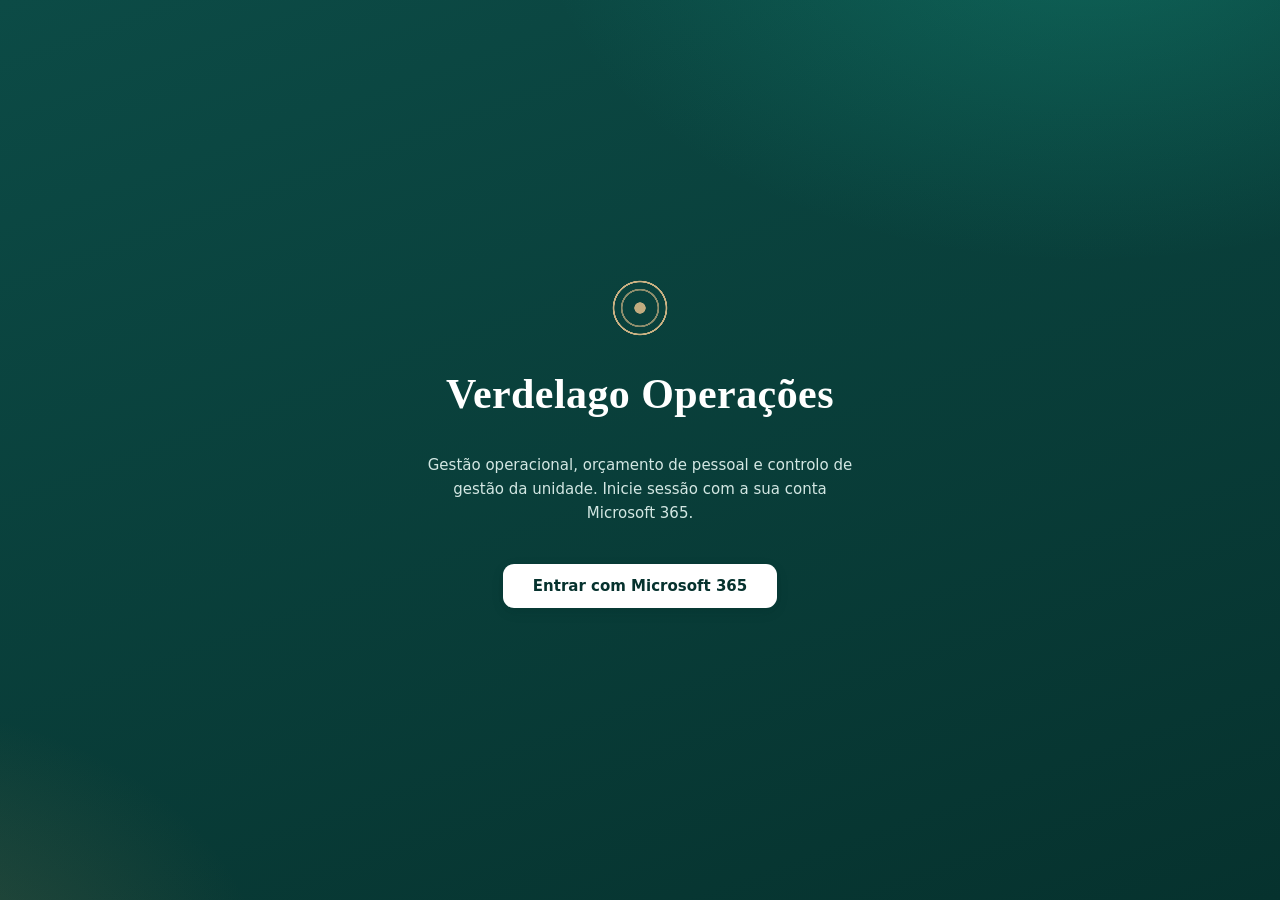
<file: index.html>
<!doctype html>
<html lang="pt">
<head>
<meta charset="utf-8">
<meta name="viewport" content="width=device-width, initial-scale=1, viewport-fit=cover">
<title>Verdelago Operações</title>
<meta name="theme-color" content="#0c4b46">
<meta name="apple-mobile-web-app-capable" content="yes">
<meta name="apple-mobile-web-app-status-bar-style" content="black-translucent">
<meta name="apple-mobile-web-app-title" content="Verdelago Ops">
<link rel="apple-touch-icon" href="icon-192.png">
<link rel="icon" href="icon-192.png">
<link rel="stylesheet" href="estilo.css">
<link rel="manifest" href="manifest.json">

<!-- Biblioteca de login Microsoft (local, por causa do bloqueio CORB da rede) -->
<script src="lib/msal-browser.min.js"></script>
</head>
<body>

<!-- Porta de entrada: visível antes do login -->
<div id="login-gate">
  <h1>Verdelago Operações</h1>
  <p>Gestão operacional, orçamento de pessoal e controlo de gestão da unidade. Inicie sessão com a sua conta Microsoft 365.</p>
  <button id="btn-entrar">Entrar com Microsoft 365</button>
  <div id="login-status"></div>
</div>

<!-- A aplicação (escondida até ao login) -->
<div id="app" style="display:none">

  <!-- Barra lateral: marca + navegação agrupada -->
  <aside id="lateral">
    <div class="marca-bloco">
      <svg class="marca-logo" viewBox="0 0 34 34" fill="none" aria-hidden="true">
        <circle cx="17" cy="17" r="15.5" stroke="#d6b887" stroke-width="1.4" opacity=".55"/>
        <circle cx="17" cy="17" r="10" stroke="#d6b887" stroke-width="1.4" opacity=".8"/>
        <circle cx="17" cy="17" r="4" fill="#d6b887"/>
      </svg>
      <div class="marca-txt">
        <b>Verdelago</b>
        <span>Operações</span>
      </div>
    </div>
    <nav id="nav"></nav>
    <div class="lateral-fundo" id="lateral-info">Blue &amp; Green · Resort Verdelago</div>
  </aside>

  <!-- Coluna de conteúdo: topbar contextual + módulo ativo -->
  <div class="coluna">
    <header class="barra">
      <button id="btn-menu" aria-label="Abrir menu">
        <svg width="18" height="18" viewBox="0 0 24 24" fill="none" stroke="currentColor" stroke-width="2" stroke-linecap="round"><path d="M4 7h16M4 12h16M4 17h16"/></svg>
      </button>
      <span class="contexto" id="contexto"></span>
      <span class="unidade-chip">Verdelago</span>
      <div class="dir">
        <span id="sync-badge"></span>
        <span id="utilizador"></span>
      </div>
    </header>
    <main id="conteudo"></main>
  </div>

  <div id="backdrop"></div>
</div>

<!-- Arranque (módulos ES) -->
<script type="module" src="app.js"></script>

<!-- Service worker: torna a app instalável (ícone, ecrã inteiro) -->
<script>
  if ("serviceWorker" in navigator) {
    window.addEventListener("load", () => {
      navigator.serviceWorker.register("sw.js").catch(() => {});
    });
  }
</script>
</body>
</html>
</file>
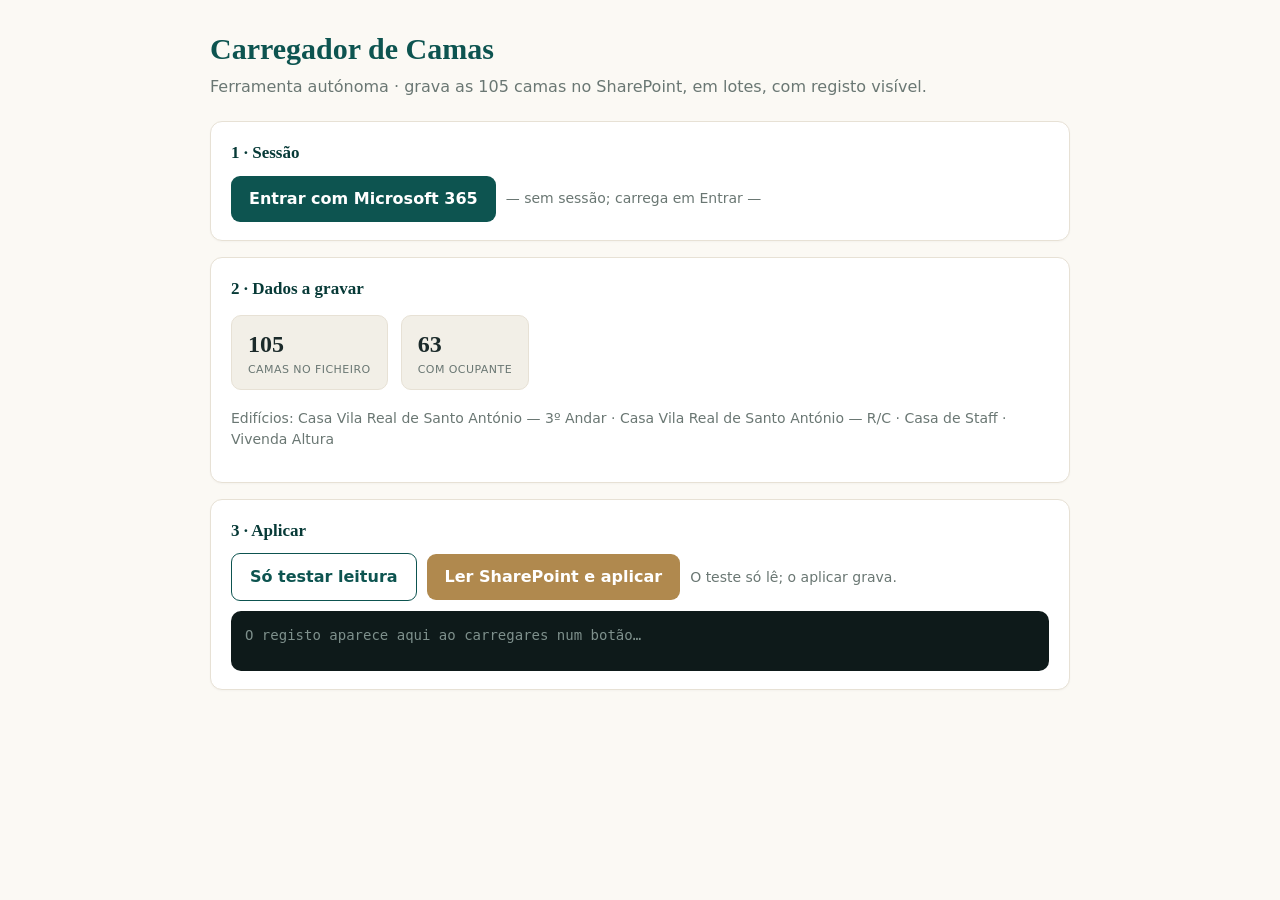
<file: carga-camas.html>
<!DOCTYPE html>
<html lang="pt"><head>
<meta charset="utf-8"><meta name="viewport" content="width=device-width, initial-scale=1">
<title>Carregador de Camas — Verdelago</title>
<script src="./lib/msal-browser.min.js"></script>
<style>
 :root{--teal:#0D5450;--teald:#073A37;--gold:#B0894E;--ink:#1B2A2A;--mut:#6A7773;--line:#E7E1D5;--soft:#F2EFE7;--bg:#FBF9F4}
 *{box-sizing:border-box}body{margin:0;font-family:'Segoe UI',system-ui,sans-serif;background:var(--bg);color:var(--ink);line-height:1.5}
 .wrap{max-width:900px;margin:0 auto;padding:26px 20px 80px}
 h1{font-family:Georgia,serif;color:var(--teal);font-size:30px;margin:0 0 4px}.sub{color:var(--mut);margin:0 0 22px}
 .card{background:#fff;border:1px solid var(--line);border-radius:12px;padding:18px 20px;margin-bottom:16px;box-shadow:0 1px 2px rgba(0,0,0,.03)}
 .card h2{font-family:Georgia,serif;color:var(--teald);font-size:17px;margin:0 0 10px}
 button{font:inherit;border:none;border-radius:9px;padding:11px 18px;cursor:pointer;font-weight:600}
 .btn{background:var(--teal);color:#fff}.btn:disabled{background:#9DB3B0;cursor:not-allowed}.btn.gold{background:var(--gold)}.btn.sec{background:#fff;color:var(--teal);border:1px solid var(--teal)}
 .row{display:flex;gap:10px;align-items:center;flex-wrap:wrap}
 .kpi{display:inline-flex;flex-direction:column;background:var(--soft);border:1px solid var(--line);border-radius:10px;padding:10px 16px;margin:4px 8px 4px 0}
 .kpi b{font-family:Georgia,serif;font-size:24px}.kpi span{font-size:11px;text-transform:uppercase;letter-spacing:.04em;color:var(--mut)}
 .muted{color:var(--mut);font-size:14px}
 #barra{height:10px;background:var(--line);border-radius:6px;overflow:hidden;margin:12px 0;display:none}#barraInt{height:100%;width:0;background:var(--teal);transition:width .2s}
 #log{font-family:Consolas,'Cascadia Code',monospace;font-size:12.5px;background:#0E1A1A;color:#CFE3DE;border-radius:10px;padding:14px;min-height:60px;max-height:420px;overflow:auto;white-space:pre-wrap;margin-top:10px}
 #log .ok{color:#9BE3B4}#log .ko{color:#FF9B8A}#log .hl{color:#E7C77A}#log .inf{color:#CFE3DE}
 code{background:var(--soft);padding:1px 6px;border-radius:5px;font-size:13px}
</style></head><body><div class="wrap">
 <h1>Carregador de Camas</h1>
 <p class="sub">Ferramenta autónoma · grava as 105 camas no SharePoint, em lotes, com registo visível.</p>

 <div class="card"><h2>1 · Sessão</h2>
  <div class="row"><button class="btn" id="btnLogin">Entrar com Microsoft 365</button><span class="muted" id="quem">— a iniciar… —</span></div>
 </div>

 <div class="card"><h2>2 · Dados a gravar</h2>
  <span class="kpi"><b>105</b><span>camas no ficheiro</span></span>
  <span class="kpi"><b id="kOcup">—</b><span>com ocupante</span></span>
  <p class="muted">Edifícios: Casa Vila Real de Santo António — 3º Andar · Casa Vila Real de Santo António — R/C · Casa de Staff · Vivenda Altura</p>
 </div>

 <div class="card"><h2>3 · Aplicar</h2>
  <div class="row">
   <button class="btn sec" id="btnTeste" disabled>Só testar leitura</button>
   <button class="btn gold" id="btnAplicar" disabled>Ler SharePoint e aplicar</button>
   <span class="muted">O teste só lê; o aplicar grava.</span>
  </div>
  <div id="barra"><div id="barraInt"></div></div>
  <div id="log"><div class="muted" style="color:#7E908C">O registo aparece aqui ao carregares num botão…</div></div>
 </div>
</div>
<script>
"use strict";
const CONFIG={clientId:"30c0f872-f99b-40e8-9aef-0eed499dd8eb",tenantId:"3fbca4e7-1ecd-4c14-a323-4cbdfef6aea3",siteHostname:"blueandgreencorp.sharepoint.com",sitePath:"/sites/VerdelagoOps",scopes:["User.Read","Sites.ReadWrite.All"]};
const REDIRECT=location.origin+location.pathname;
const CAMAS=[{"Edificio": "Casa de Staff","Quarto": "R/C Esquerdo · Quarto 1","Numero": "1","Estado": "Livre","Nome": "","DataChegada": ""},{"Edificio": "Casa de Staff","Quarto": "R/C Esquerdo · Quarto 1","Numero": "2","Estado": "Livre","Nome": "","DataChegada": ""},{"Edificio": "Casa de Staff","Quarto": "R/C Esquerdo · Quarto 1","Numero": "3","Estado": "Ocupada","Nome": "Gisela Santos","DataChegada": ""},{"Edificio": "Casa de Staff","Quarto": "R/C Esquerdo · Quarto 1","Numero": "4","Estado": "Livre","Nome": "","DataChegada": ""},{"Edificio": "Casa de Staff","Quarto": "R/C Esquerdo · Quarto 2","Numero": "1","Estado": "Ocupada","Nome": "Cecília Miguel","DataChegada": "2026-05-12"},{"Edificio": "Casa de Staff","Quarto": "R/C Esquerdo · Quarto 2","Numero": "2","Estado": "Ocupada","Nome": "Rita Santos","DataChegada": "2026-05-25"},{"Edificio": "Casa de Staff","Quarto": "R/C Esquerdo · Quarto 2","Numero": "3","Estado": "Ocupada","Nome": "Elizabeth Machava","DataChegada": "2026-05-27"},{"Edificio": "Casa de Staff","Quarto": "R/C Esquerdo · Quarto 2","Numero": "4","Estado": "Por chegar","Nome": "Patrícia Castro","DataChegada": "2026-06-16"},{"Edificio": "Casa de Staff","Quarto": "R/C Esquerdo · Quarto 2","Numero": "5","Estado": "Adicional","Nome": "","DataChegada": ""},{"Edificio": "Casa de Staff","Quarto": "R/C Esquerdo · Quarto 2","Numero": "6","Estado": "Não ocupar","Nome": "","DataChegada": ""},{"Edificio": "Casa de Staff","Quarto": "R/C Esquerdo · Quarto 3","Numero": "1","Estado": "Ocupada","Nome": "Raquiel Iala","DataChegada": "2026-04-17"},{"Edificio": "Casa de Staff","Quarto": "R/C Esquerdo · Quarto 3","Numero": "2","Estado": "Livre","Nome": "","DataChegada": ""},{"Edificio": "Casa de Staff","Quarto": "R/C Esquerdo · Quarto 3","Numero": "3","Estado": "Ocupada","Nome": "Shirlei Palma","DataChegada": ""},{"Edificio": "Casa de Staff","Quarto": "R/C Esquerdo · Quarto 3","Numero": "4","Estado": "Ocupada","Nome": "Fernanda Melo","DataChegada": "2025-07-04"},{"Edificio": "Casa de Staff","Quarto": "R/C Direito · Quarto 4","Numero": "1","Estado": "Ocupada","Nome": "Eduardo Mendes","DataChegada": ""},{"Edificio": "Casa de Staff","Quarto": "R/C Direito · Quarto 4","Numero": "2","Estado": "Ocupada","Nome": "João Sozinho","DataChegada": "2026-06-01"},{"Edificio": "Casa de Staff","Quarto": "R/C Direito · Quarto 4","Numero": "3","Estado": "Não ocupar","Nome": "","DataChegada": ""},{"Edificio": "Casa de Staff","Quarto": "R/C Direito · Quarto 4","Numero": "4","Estado": "Não ocupar","Nome": "","DataChegada": ""},{"Edificio": "Casa de Staff","Quarto": "R/C Direito · Quarto 5","Numero": "1","Estado": "Livre","Nome": "","DataChegada": ""},{"Edificio": "Casa de Staff","Quarto": "R/C Direito · Quarto 5","Numero": "2","Estado": "Livre","Nome": "","DataChegada": ""},{"Edificio": "Casa de Staff","Quarto": "R/C Direito · Quarto 5","Numero": "3","Estado": "Ocupada","Nome": "Jorge Dilagosto","DataChegada": ""},{"Edificio": "Casa de Staff","Quarto": "R/C Direito · Quarto 5","Numero": "4","Estado": "Ocupada","Nome": "Filipe Menezes","DataChegada": "2026-05-30"},{"Edificio": "Casa de Staff","Quarto": "R/C Direito · Quarto 6","Numero": "1","Estado": "Ocupada","Nome": "Abrão Barbosa","DataChegada": "2026-04-30"},{"Edificio": "Casa de Staff","Quarto": "R/C Direito · Quarto 6","Numero": "2","Estado": "Ocupada","Nome": "Roentgen Costa","DataChegada": "2025-05-02"},{"Edificio": "Casa de Staff","Quarto": "R/C Direito · Quarto 6","Numero": "3","Estado": "Não ocupar","Nome": "","DataChegada": ""},{"Edificio": "Casa de Staff","Quarto": "R/C Direito · Quarto 6","Numero": "4","Estado": "Não ocupar","Nome": "","DataChegada": ""},{"Edificio": "Casa de Staff","Quarto": "R/C Direito · Quarto 7","Numero": "1","Estado": "Por chegar","Nome": "Leonardo Jesus","DataChegada": "2026-06-15"},{"Edificio": "Casa de Staff","Quarto": "R/C Direito · Quarto 7","Numero": "2","Estado": "Ocupada","Nome": "Deepack Kumar","DataChegada": "2025-06-05"},{"Edificio": "Casa de Staff","Quarto": "R/C Direito · Quarto 7","Numero": "3","Estado": "Ocupada","Nome": "Celso Leite","DataChegada": "2026-06-05"},{"Edificio": "Casa de Staff","Quarto": "R/C Direito · Quarto 7","Numero": "4","Estado": "Livre","Nome": "","DataChegada": ""},{"Edificio": "Casa de Staff","Quarto": "R/C Direito · Quarto 7","Numero": "5","Estado": "Adicional","Nome": "","DataChegada": ""},{"Edificio": "Casa de Staff","Quarto": "R/C Direito · Quarto 7","Numero": "6","Estado": "Adicional","Nome": "","DataChegada": ""},{"Edificio": "Casa de Staff","Quarto": "1º Direito · Quarto 8","Numero": "1","Estado": "Ocupada","Nome": "Lara Santos","DataChegada": "2026-06-01"},{"Edificio": "Casa de Staff","Quarto": "1º Direito · Quarto 8","Numero": "2","Estado": "Livre","Nome": "","DataChegada": ""},{"Edificio": "Casa de Staff","Quarto": "1º Direito · Quarto 8","Numero": "3","Estado": "Não ocupar","Nome": "","DataChegada": ""},{"Edificio": "Casa de Staff","Quarto": "1º Direito · Quarto 8","Numero": "4","Estado": "Não ocupar","Nome": "","DataChegada": ""},{"Edificio": "Casa de Staff","Quarto": "1º Direito · Quarto 9","Numero": "1","Estado": "Por chegar","Nome": "Janete","DataChegada": "2026-06-13"},{"Edificio": "Casa de Staff","Quarto": "1º Direito · Quarto 9","Numero": "2","Estado": "Por chegar","Nome": "Ana Damião","DataChegada": "2026-06-11"},{"Edificio": "Casa de Staff","Quarto": "1º Direito · Quarto 9","Numero": "3","Estado": "Por chegar","Nome": "Liasa","DataChegada": "2026-06-18"},{"Edificio": "Casa de Staff","Quarto": "1º Direito · Quarto 9","Numero": "4","Estado": "Livre","Nome": "","DataChegada": ""},{"Edificio": "Casa de Staff","Quarto": "1º Direito · Quarto 9","Numero": "5","Estado": "Adicional","Nome": "","DataChegada": ""},{"Edificio": "Casa de Staff","Quarto": "1º Direito · Quarto 9","Numero": "6","Estado": "Não ocupar","Nome": "","DataChegada": ""},{"Edificio": "Casa de Staff","Quarto": "1º Direito · Quarto 10","Numero": "1","Estado": "Livre","Nome": "","DataChegada": ""},{"Edificio": "Casa de Staff","Quarto": "1º Direito · Quarto 10","Numero": "2","Estado": "Livre","Nome": "","DataChegada": ""},{"Edificio": "Casa de Staff","Quarto": "1º Esquerdo · Quarto 11","Numero": "1","Estado": "Ocupada","Nome": "Dominique Mendy","DataChegada": ""},{"Edificio": "Casa de Staff","Quarto": "1º Esquerdo · Quarto 11","Numero": "2","Estado": "Por chegar","Nome": "Narayan Sapkota","DataChegada": "2026-06-15"},{"Edificio": "Casa de Staff","Quarto": "1º Esquerdo · Quarto 11","Numero": "3","Estado": "Por chegar","Nome": "Marlyon","DataChegada": "2026-06-17"},{"Edificio": "Casa de Staff","Quarto": "1º Esquerdo · Quarto 11","Numero": "4","Estado": "Ocupada","Nome": "Leonardo Almeida","DataChegada": "2026-06-01"},{"Edificio": "Casa de Staff","Quarto": "1º Esquerdo · Quarto 11","Numero": "5","Estado": "Ocupada","Nome": "Tiago Barros","DataChegada": "2026-06-01"},{"Edificio": "Casa de Staff","Quarto": "1º Esquerdo · Quarto 11","Numero": "6","Estado": "Não ocupar","Nome": "","DataChegada": ""},{"Edificio": "Casa de Staff","Quarto": "1º Esquerdo · Quarto 12","Numero": "1","Estado": "Ocupada","Nome": "Valdinei Soye","DataChegada": "2026-05-04"},{"Edificio": "Casa de Staff","Quarto": "1º Esquerdo · Quarto 12","Numero": "2","Estado": "Ocupada","Nome": "João Marques","DataChegada": "2026-05-25"},{"Edificio": "Casa de Staff","Quarto": "1º Esquerdo · Quarto 12","Numero": "3","Estado": "Não ocupar","Nome": "","DataChegada": ""},{"Edificio": "Casa de Staff","Quarto": "1º Esquerdo · Quarto 12","Numero": "4","Estado": "Não ocupar","Nome": "","DataChegada": ""},{"Edificio": "Casa de Staff","Quarto": "1º Esquerdo · Quarto 13","Numero": "1","Estado": "Ocupada","Nome": "Denilson Pinto","DataChegada": ""},{"Edificio": "Casa de Staff","Quarto": "1º Esquerdo · Quarto 13","Numero": "2","Estado": "Ocupada","Nome": "Daniel Almeida","DataChegada": "2025-06-11"},{"Edificio": "Casa de Staff","Quarto": "1º Esquerdo · Quarto 13","Numero": "3","Estado": "Ocupada","Nome": "Inderpreet Singh","DataChegada": ""},{"Edificio": "Casa de Staff","Quarto": "1º Esquerdo · Quarto 13","Numero": "4","Estado": "Não ocupar","Nome": "","DataChegada": ""},{"Edificio": "Casa de Staff","Quarto": "1º Esquerdo · Quarto 14","Numero": "1","Estado": "Ocupada","Nome": "Manuel Neves","DataChegada": ""},{"Edificio": "Casa de Staff","Quarto": "1º Esquerdo · Quarto 14","Numero": "2","Estado": "Ocupada","Nome": "Caio","DataChegada": ""},{"Edificio": "Casa de Staff","Quarto": "1º Esquerdo · Quarto 14","Numero": "3","Estado": "Ocupada","Nome": "Filipe Lopes","DataChegada": "2026-06-01"},{"Edificio": "Casa de Staff","Quarto": "1º Esquerdo · Quarto 14","Numero": "4","Estado": "Ocupada","Nome": "Maximiliano Ramos","DataChegada": "2026-06-01"},{"Edificio": "Casa de Staff","Quarto": "1º Esquerdo · Quarto 14","Numero": "5","Estado": "Ocupada","Nome": "Abulai Dabo","DataChegada": "2026-05-25"},{"Edificio": "Casa de Staff","Quarto": "1º Esquerdo · Quarto 14","Numero": "6","Estado": "Não ocupar","Nome": "","DataChegada": ""},{"Edificio": "Casa de Staff","Quarto": "Direito · Anexo 15","Numero": "1","Estado": "Ocupada","Nome": "André Guilherme","DataChegada": "2026-06-08"},{"Edificio": "Casa de Staff","Quarto": "Direito · Anexo 16","Numero": "1","Estado": "Ocupada","Nome": "David Ribeiro","DataChegada": "2026-05-26"},{"Edificio": "Casa de Staff","Quarto": "Direito · Anexo 17","Numero": "2","Estado": "Livre","Nome": "","DataChegada": ""},{"Edificio": "Vivenda Altura","Quarto": "Vivenda Altura · Vivenda Altura","Numero": "1","Estado": "Ocupada","Nome": "Lucas Gomes","DataChegada": "2026-05-11"},{"Edificio": "Vivenda Altura","Quarto": "Vivenda Altura · Vivenda Altura","Numero": "2","Estado": "Ocupada","Nome": "Sara Comendinha","DataChegada": "2026-05-11"},{"Edificio": "Vivenda Altura","Quarto": "Vivenda Altura · Vivenda Altura","Numero": "3","Estado": "Ocupada","Nome": "Maksym","DataChegada": "2026-05-11"},{"Edificio": "Vivenda Altura","Quarto": "Vivenda Altura · Vivenda Altura","Numero": "4","Estado": "Por chegar","Nome": "Mara Graça Alfredo Fulucuta","DataChegada": ""},{"Edificio": "Vivenda Altura","Quarto": "Vivenda Altura · Vivenda Altura","Numero": "5","Estado": "Por chegar","Nome": "Eliane Wandy Pinheiro","DataChegada": ""},{"Edificio": "Vivenda Altura","Quarto": "Vivenda Altura · Vivenda Altura","Numero": "6","Estado": "Por chegar","Nome": "Jaime Martins Domingos","DataChegada": ""},{"Edificio": "Vivenda Altura","Quarto": "Vivenda Altura · Vivenda Altura","Numero": "7","Estado": "Ocupada","Nome": "Rodrigo Batista","DataChegada": "2026-06-07"},{"Edificio": "Vivenda Altura","Quarto": "Vivenda Altura · Vivenda Altura","Numero": "8","Estado": "Por chegar","Nome": "João Francisco da Costa Ribeiro","DataChegada": "2026-06-23"},{"Edificio": "Vivenda Altura","Quarto": "Vivenda Altura · Vivenda Altura","Numero": "9","Estado": "Por chegar","Nome": "Daniel Martins","DataChegada": "2026-06-15"},{"Edificio": "Vivenda Altura","Quarto": "Vivenda Altura · Vivenda Altura","Numero": "10","Estado": "Por chegar","Nome": "Robert Gabriel Stegaroiu","DataChegada": "2026-06-15"},{"Edificio": "Vivenda Altura","Quarto": "Vivenda Altura · Vivenda Altura","Numero": "11","Estado": "Por chegar","Nome": "Carina Bastos Silva","DataChegada": "2026-06-29"},{"Edificio": "Vivenda Altura","Quarto": "Vivenda Altura · Vivenda Altura","Numero": "12","Estado": "Por chegar","Nome": "Adelino Domingo","DataChegada": "2026-06-22"},{"Edificio": "Vivenda Altura","Quarto": "Vivenda Altura · Vivenda Altura","Numero": "13","Estado": "Por chegar","Nome": "Ivânia Encoge","DataChegada": "2026-06-22"},{"Edificio": "Vivenda Altura","Quarto": "Vivenda Altura · Vivenda Altura","Numero": "14","Estado": "Por chegar","Nome": "Rui Pinto","DataChegada": "2026-06-22"},{"Edificio": "Casa Vila Real de Santo António — 3º Andar","Quarto": "VRSA — 3º Andar · VRSA 3º Andar","Numero": "1","Estado": "Ocupada","Nome": "Marco Costa","DataChegada": ""},{"Edificio": "Casa Vila Real de Santo António — 3º Andar","Quarto": "VRSA — 3º Andar · VRSA 3º Andar","Numero": "2","Estado": "Ocupada","Nome": "Vitória","DataChegada": ""},{"Edificio": "Casa Vila Real de Santo António — 3º Andar","Quarto": "VRSA — 3º Andar · VRSA 3º Andar","Numero": "3","Estado": "Ocupada","Nome": "Joel","DataChegada": ""},{"Edificio": "Casa Vila Real de Santo António — 3º Andar","Quarto": "VRSA — 3º Andar · VRSA 3º Andar","Numero": "4","Estado": "Ocupada","Nome": "João Oliveira","DataChegada": ""},{"Edificio": "Casa Vila Real de Santo António — 3º Andar","Quarto": "VRSA — 3º Andar · VRSA 3º Andar","Numero": "5","Estado": "Ocupada","Nome": "Hugo","DataChegada": ""},{"Edificio": "Casa Vila Real de Santo António — 3º Andar","Quarto": "VRSA — 3º Andar · VRSA 3º Andar","Numero": "6","Estado": "Ocupada","Nome": "Diogo","DataChegada": ""},{"Edificio": "Casa Vila Real de Santo António — 3º Andar","Quarto": "VRSA — 3º Andar · VRSA 3º Andar","Numero": "7","Estado": "Ocupada","Nome": "Gama","DataChegada": ""},{"Edificio": "Casa Vila Real de Santo António — 3º Andar","Quarto": "VRSA — 3º Andar · VRSA 3º Andar","Numero": "8","Estado": "Não ocupar","Nome": "","DataChegada": ""},{"Edificio": "Casa Vila Real de Santo António — 3º Andar","Quarto": "VRSA — 3º Andar · VRSA 3º Andar","Numero": "9","Estado": "Não ocupar","Nome": "","DataChegada": ""},{"Edificio": "Casa Vila Real de Santo António — 3º Andar","Quarto": "VRSA — 3º Andar · VRSA 3º Andar","Numero": "10","Estado": "Não ocupar","Nome": "","DataChegada": ""},{"Edificio": "Casa Vila Real de Santo António — 3º Andar","Quarto": "VRSA — 3º Andar · VRSA 3º Andar","Numero": "11","Estado": "Não ocupar","Nome": "","DataChegada": ""},{"Edificio": "Casa Vila Real de Santo António — 3º Andar","Quarto": "VRSA — 3º Andar · VRSA 3º Andar","Numero": "12","Estado": "Não ocupar","Nome": "","DataChegada": ""},{"Edificio": "Casa Vila Real de Santo António — R/C","Quarto": "VRSA — R/C · VRSA R/C","Numero": "1","Estado": "Por chegar","Nome": "Rui Vasco","DataChegada": "2026-06-11"},{"Edificio": "Casa Vila Real de Santo António — R/C","Quarto": "VRSA — R/C · VRSA R/C","Numero": "2","Estado": "Por chegar","Nome": "Alexandre Emiliano","DataChegada": "2026-06-15"},{"Edificio": "Casa Vila Real de Santo António — R/C","Quarto": "VRSA — R/C · VRSA R/C","Numero": "3","Estado": "Por chegar","Nome": "Simão Viegas","DataChegada": "2026-06-15"},{"Edificio": "Casa Vila Real de Santo António — R/C","Quarto": "VRSA — R/C · VRSA R/C","Numero": "4","Estado": "Por chegar","Nome": "Carlos Lamas","DataChegada": "2026-06-11"},{"Edificio": "Casa Vila Real de Santo António — R/C","Quarto": "VRSA — R/C · VRSA R/C","Numero": "5","Estado": "Livre","Nome": "","DataChegada": ""},{"Edificio": "Casa Vila Real de Santo António — R/C","Quarto": "VRSA — R/C · VRSA R/C","Numero": "6","Estado": "Livre","Nome": "","DataChegada": ""},{"Edificio": "Casa Vila Real de Santo António — R/C","Quarto": "VRSA — R/C · VRSA R/C","Numero": "7","Estado": "Livre","Nome": "","DataChegada": ""},{"Edificio": "Casa Vila Real de Santo António — R/C","Quarto": "VRSA — R/C · VRSA R/C","Numero": "8","Estado": "Não ocupar","Nome": "","DataChegada": ""},{"Edificio": "Casa Vila Real de Santo António — R/C","Quarto": "VRSA — R/C · VRSA R/C","Numero": "9","Estado": "Livre","Nome": "","DataChegada": ""},{"Edificio": "Casa Vila Real de Santo António — R/C","Quarto": "VRSA — R/C · VRSA R/C","Numero": "10","Estado": "Livre","Nome": "","DataChegada": ""},{"Edificio": "Casa Vila Real de Santo António — R/C","Quarto": "VRSA — R/C · VRSA R/C","Numero": "11","Estado": "Não ocupar","Nome": "","DataChegada": ""},{"Edificio": "Casa Vila Real de Santo António — R/C","Quarto": "VRSA — R/C · VRSA R/C","Numero": "12","Estado": "Não ocupar","Nome": "","DataChegada": ""}];
const BASE="https://graph.microsoft.com/v1.0";
const $=s=>document.querySelector(s);
const logEl=$("#log"),barra=$("#barra"),barraInt=$("#barraInt");
let primeira=true;
function ts(){return new Date().toLocaleTimeString("pt-PT");}
function log(t,cls){ if(primeira){logEl.innerHTML="";primeira=false;} const d=document.createElement("div");d.className=cls||"inf";d.textContent="["+ts()+"] "+t;logEl.appendChild(d);logEl.scrollTop=logEl.scrollHeight; }
function prog(f,total){barra.style.display="";barraInt.style.width=Math.round(100*f/total)+"%";}
// erros globais visíveis
window.addEventListener("error",e=>log("ERRO JS: "+(e.message||e.error),"ko"));
window.addEventListener("unhandledrejection",e=>log("PROMESSA REJEITADA: "+((e.reason&&e.reason.message)||e.reason),"ko"));

// passo com cronómetro: avisa se demorar
async function passo(nome,fn){
  log(nome+" …");
  const aviso=setInterval(()=>log("  · "+nome+": ainda a aguardar resposta…","hl"),8000);
  try{ const r=await fn(); clearInterval(aviso); return r; }
  catch(e){ clearInterval(aviso); log("  ✗ "+nome+" falhou: "+e.message,"ko"); throw e; }
}

// MSAL
let app=null,conta=null;
async function initMsal(){
  if(!window.msal){$("#quem").textContent="MSAL não carregou (lib/msal-browser.min.js).";return;}
  app=new msal.PublicClientApplication({auth:{clientId:CONFIG.clientId,authority:"https://login.microsoftonline.com/"+CONFIG.tenantId,redirectUri:REDIRECT},cache:{cacheLocation:"sessionStorage"}});
  await app.initialize(); await app.handleRedirectPromise();
  conta=app.getAllAccounts()[0]||null;
  if(conta){app.setActiveAccount(conta);$("#quem").textContent=conta.name+" ("+conta.username+")";$("#btnAplicar").disabled=false;$("#btnTeste").disabled=false;$("#btnLogin").textContent="Sessão ativa";}
  else $("#quem").textContent="— sem sessão; carrega em Entrar —";
}
$("#btnLogin").onclick=async()=>{try{await app.loginRedirect({scopes:CONFIG.scopes});}catch(e){alert("Login: "+e.message);}};
async function token(){
  try{ const r=await app.acquireTokenSilent({scopes:CONFIG.scopes,account:conta}); return r.accessToken; }
  catch(e){ log("Token silencioso falhou ("+e.name+"); a pedir por popup…","hl"); const r=await app.acquireTokenPopup({scopes:CONFIG.scopes,account:conta}); return r.accessToken; }
}
async function g(caminho,opts={},tent=0){
  const tk=await token();
  const url=caminho.startsWith("http")?caminho:BASE+caminho;
  const ctrl=new AbortController();const timer=setTimeout(()=>ctrl.abort(),opts.timeout||25000);
  let r; try{ r=await fetch(url,{...opts,signal:ctrl.signal,headers:{Authorization:"Bearer "+tk,"Content-Type":"application/json",Accept:"application/json",...(opts.headers||{})}}); }
  catch(e){clearTimeout(timer);if(e.name==="AbortError"){if(tent<2)return g(caminho,opts,tent+1);throw new Error("Tempo esgotado (sem resposta do SharePoint em 25s).");}throw e;}
  clearTimeout(timer);
  if((r.status===429||r.status===503)&&tent<5){const ra=Number(r.headers.get("Retry-After"))||Math.min(2**tent+1,30);log("Throttling; espero "+ra+"s…","hl");await new Promise(s=>setTimeout(s,ra*1000));return g(caminho,opts,tent+1);}
  if(!r.ok){const c=await r.text();throw new Error("Graph "+r.status+": "+c.slice(0,300));}
  return r.status===204?null:r.json();
}
let siteId=null;const listId={};
async function arrancar(){const site=await g("/sites/"+CONFIG.siteHostname+":"+CONFIG.sitePath);siteId=site.id;let url="/sites/"+siteId+"/lists?$select=id,displayName&$top=200";while(url){const p=await g(url);p.value.forEach(l=>listId[l.displayName]=l.id);url=p["@odata.nextLink"]||null;}}
async function ler(nome){const id=listId[nome];if(!id)throw new Error('Lista "'+nome+'" não existe.');let it=[],url="/sites/"+siteId+"/lists/"+id+"/items?$expand=fields&$top=500";while(url){const p=await g(url);it=it.concat(p.value.map(i=>({_id:i.id,...i.fields})));const n=p["@odata.nextLink"];url=n?n.replace(BASE,""):null;}return it;}
async function colunas(nome){const id=listId[nome];const r=await g("/sites/"+siteId+"/lists/"+id+"/columns");return r.value.map(c=>({name:c.name,displayName:c.displayName,lookup:!!c.lookup}));}
async function criar(nome,fields){const id=listId[nome];return g("/sites/"+siteId+"/lists/"+id+"/items",{method:"POST",body:JSON.stringify({fields})});}
async function lote(nome,ops,onProg){const id=listId[nome];const base="/sites/"+siteId+"/lists/"+id+"/items";let ok=0;const erros=[];let feitos=0;
 for(let i=0;i<ops.length;i+=20){const blk=ops.slice(i,i+20);
  const requests=blk.map((o,j)=>{const rid=String(i+j);if(o.op==="create")return{id:rid,method:"POST",url:base,headers:{"Content-Type":"application/json"},body:{fields:o.fields}};if(o.op==="update")return{id:rid,method:"PATCH",url:base+"/"+o.id+"/fields",headers:{"Content-Type":"application/json"},body:o.fields};return{id:rid,method:"DELETE",url:base+"/"+o.id};});
  let resp;try{resp=await g("/$batch",{method:"POST",body:JSON.stringify({requests})});}catch(e){blk.forEach(()=>erros.push({status:0,msg:e.message}));feitos+=blk.length;onProg&&onProg(feitos,ops.length);continue;}
  const byId={};(resp.responses||[]).forEach(r=>byId[r.id]=r);let espera=0;
  blk.forEach((o,j)=>{const r=byId[String(i+j)];if(!r){erros.push({status:-1,msg:"sem resposta"});return;}if(r.status>=200&&r.status<300)ok++;else if(r.status===429||r.status===503){espera=Math.max(espera,5);erros.push({status:r.status,msg:"throttling"});}else erros.push({status:r.status,msg:JSON.stringify(r.body||{}).slice(0,160)});});
  feitos+=blk.length;onProg&&onProg(feitos,ops.length);await new Promise(s=>setTimeout(s,espera?espera*1000:250));}
 return{ok,erros};}
const norm=s=>String(s||"").toLowerCase().normalize("NFKD").replace(/[\u0300-\u036f]/g,"").replace(/\s+/g," ").trim();
$("#kOcup").textContent=CAMAS.filter(c=>c.Nome).length;

async function lerTudo(){
  await passo("A resolver o site e listas",()=>arrancar());
  log("Site OK. Listas encontradas: "+Object.keys(listId).join(", "),"ok");
  const zonas=await passo("A ler Zonas",()=>ler("Zonas"));
  const pessoas=await passo("A ler Pessoas",()=>ler("Pessoas"));
  const cols=await passo("A ler colunas de Camas",()=>colunas("Camas"));
  const camasAt=await passo("A ler Camas atuais",()=>ler("Camas"));
  log("Zonas "+zonas.length+" · Pessoas "+pessoas.length+" · Camas atuais "+camasAt.length+" · colunas "+cols.length,"ok");
  return {zonas,pessoas,cols,camasAt};
}

$("#btnTeste").onclick=async()=>{
  $("#btnTeste").disabled=true;$("#btnAplicar").disabled=true;primeira=true;logEl.scrollIntoView({behavior:"smooth",block:"center"});
  log("=== TESTE DE LEITURA (não grava nada) ===","hl");
  try{ const d=await lerTudo(); const cols=d.cols.map(c=>c.displayName+(c.lookup?"*":"")).join(", "); log("Colunas de Camas: "+cols,"inf"); log("Leitura completa com sucesso. ✓","ok"); }
  catch(e){ log("Teste interrompido: "+e.message,"ko"); }
  finally{ $("#btnTeste").disabled=false;$("#btnAplicar").disabled=false; }
};

$("#btnAplicar").onclick=async()=>{
  $("#btnAplicar").disabled=true;$("#btnTeste").disabled=true;primeira=true;logEl.scrollIntoView({behavior:"smooth",block:"center"});
  const btn=$("#btnAplicar");const txt=btn.textContent;btn.textContent="A trabalhar…";
  log("=== APLICAR "+CAMAS.length+" CAMAS ===","hl");
  try{
    const {zonas,pessoas,cols,camasAt}=await lerTudo();
    const mapCol={};cols.forEach(c=>{const k=norm(c.displayName).replace(/[^a-z0-9]/g,"");const k2=norm(c.name).replace(/[^a-z0-9]/g,"");mapCol[k]=c;mapCol[k2]=c;});
    const col=l=>mapCol[norm(l).replace(/[^a-z0-9]/g,"")]||null;
    const colZona=col("ZonaID"),zonaLookup=colZona?colZona.lookup:false,colPessoa=col("PessoaID");
    if(!colZona)log("Aviso: não encontrei a coluna ZonaID nas colunas de Camas.","ko");
    const zPorNome={};zonas.forEach(z=>zPorNome[norm(z.Nome)]=z);
    const pPorNome={};pessoas.forEach(p=>pPorNome[norm(p.Nome)]=p);
    // zonas em falta
    for(const ed of [...new Set(CAMAS.map(c=>c.Edificio))]){
      if(!zPorNome[norm(ed)]){
        const ns=zonas.map(z=>parseInt(String(z.Title).replace(/^Z/,""),10)).filter(n=>!isNaN(n));
        const zid="Z"+String((ns.length?Math.max(...ns):0)+1).padStart(2,"0");
        const r=await passo("A criar zona em falta: "+ed,()=>criar("Zonas",{Title:zid,Nome:ed,Modulo:"HSK",Tipologia:"Alojamento",Ativa:true}));
        const nv={_id:r.id,Title:zid,Nome:ed};zonas.push(nv);zPorNome[norm(ed)]=nv;log("Zona criada: "+ed+" ("+zid+")","ok");
      }
    }
    function payload(c,idT,excl){const campos={Title:idT};const set=(l,v)=>{if(excl.has(l))return;const cc=col(l);if(!cc||v===""||v==null)return;campos[cc.name]=v;};
      set("Quarto",c.Quarto);let num=c.Numero;if(typeof num==="string"&&/^\d+$/.test(num.trim()))num=Number(num.trim());
      if(!excl.has("Numero")){const cc=col("Numero");if(cc&&num!==""&&num!=null)campos[cc.name]=num;}
      set("Estado",c.Estado||"Livre");
      if(!excl.has("DataChegada")&&c.DataChegada){const cc=col("DataChegada");if(cc)campos[cc.name]=String(c.DataChegada).slice(0,10)+"T00:00:00Z";}
      if(!excl.has("Zona")&&colZona){const z=zPorNome[norm(c.Edificio)];if(z){if(zonaLookup)campos[colZona.name+"LookupId"]=Number(z._id);else campos[colZona.name]=z.Title;}}
      if(!excl.has("Ocupante")&&c.Nome&&colPessoa){const pe=pPorNome[norm(c.Nome)];if(pe)campos[colPessoa.name]=pe.Title;}
      return campos;}
    const novas=CAMAS.filter(c=>zPorNome[norm(c.Edificio)]);const semZona=CAMAS.length-novas.length;
    const ordem=["DataChegada","Numero","Zona","Ocupante"];
    const escrever=(fields,eid)=>eid?g("/sites/"+siteId+"/lists/"+listId["Camas"]+"/items/"+eid+"/fields",{method:"PATCH",body:JSON.stringify(fields)}):criar("Camas",fields);
    let excluir=new Set(),calibrado=false,criadas=0,atualizadas=0,apagadas=0;
    await passo("A calibrar campos na 1ª cama",async()=>{let tent=new Set();for(let k=0;k<=ordem.length;k++){try{const eid=camasAt.length?camasAt[0]._id:null;await escrever(payload(novas[0],"C001",tent),eid);excluir=new Set(tent);calibrado=true;eid?atualizadas++:criadas++;return;}catch(e){if(k<ordem.length){tent.add(ordem[k]);}else throw e;}}});
    log(excluir.size?("O SharePoint recusou: "+[...excluir].join(", ")+" — ignoro esses campos."):"Calibração OK — todos os campos aceites.",excluir.size?"ko":"ok");
    const existentes=camasAt;const total=Math.max(novas.length,existentes.length);const ops=[];
    for(let i=1;i<total;i++){const idT="C"+String(i+1).padStart(3,"0");if(i<novas.length){const fields=payload(novas[i],idT,excluir);if(i<existentes.length)ops.push({op:"update",id:existentes[i]._id,fields});else ops.push({op:"create",fields});}else ops.push({op:"delete",id:existentes[i]._id});}
    log("A gravar em lotes de 20: "+ops.length+" operações"+(semZona?(" ("+semZona+" sem zona)"):"")+"…");
    const res=await lote("Camas",ops,(f,t)=>{prog(f+1,total);log("Progresso "+Math.min(f+1,total)+"/"+total);});
    ops.forEach(o=>{if(o.op==="create")criadas++;else if(o.op==="update")atualizadas++;else apagadas++;});
    prog(total,total);
    if(res.erros.length)log(res.erros.length+" falharam. Ex.: "+res.erros.slice(0,3).map(e=>"("+e.status+") "+e.msg).join(" · "),"ko");
    log("CONCLUÍDO: "+criadas+" criadas, "+atualizadas+" atualizadas, "+apagadas+" apagadas"+(semZona?(" · "+semZona+" sem zona"):"")+".","ok");
    log("Abre a app › Alojamento para confirmar.","hl");
  }catch(e){ log("PAROU AQUI: "+e.message,"ko"); log("Copia a última linha vermelha e envia-ma.","hl"); }
  finally{ btn.textContent=txt;$("#btnAplicar").disabled=false;$("#btnTeste").disabled=false; }
};

initMsal().catch(e=>{$("#quem").textContent="Falha a iniciar: "+e.message;log("initMsal: "+e.message,"ko");});
</script></body></html>
</file>
<file: estilo.css>
/* ============================================================================
   estilo.css — Verdelago Operações · Design System v2
   ----------------------------------------------------------------------------
   Identidade: "consola de operações de uma lagoa do Algarve" — verde-lagoa
   profundo na barra lateral, papel neutro e fresco no conteúdo, latão como
   acento único. Tipografia de sistema (a rede corporativa bloqueia CDNs):
   serifa só em títulos e números de destaque; tudo o resto Segoe UI.
   ----------------------------------------------------------------------------
   ÚNICA fonte de estilos da app. Os módulos NÃO injetam CSS: todas as classes
   que usam (.kpi, .dtab, .orc-*, .atz-*, .esc-*, .par-*, .aloj-*, .pg-*, …)
   estão definidas e harmonizadas aqui.
   ========================================================================== */

:root{
  /* paleta — lagoa */
  --teal:#0c4b46;          /* base institucional */
  --teal2:#11857a;         /* ação / interativo */
  --teal-d:#06322e;        /* profundo (sidebar, hovers) */
  --mint:#19b89a;          /* realce positivo */
  --gold:#a6824a; --gold-d:#84693b;          /* latão — acento único */
  --amber:#b36f2d;         /* avisos */
  --danger:#b34b4b;        /* erro / gap */

  /* neutros — papel fresco, menos creme */
  --ink:#19211f; --mut:#5e6b67; --faint:#92a09a;
  --line:#e2e6df; --line-2:#eceee8;
  --soft:#edf0ea; --softer:#f7f8f5; --bg:#f2f4f0; --card:#ffffff;

  /* forma e profundidade */
  --r:12px; --r-sm:9px;
  --sh-1:0 1px 2px rgba(12,40,38,.05), 0 1px 3px rgba(12,40,38,.05);
  --sh-2:0 4px 14px rgba(12,40,38,.08), 0 2px 6px rgba(12,40,38,.04);
  --sh-3:0 18px 50px rgba(8,38,40,.18);

  --serif:"Palatino Linotype","Palatino","Iowan Old Style",Georgia,serif;
  --sans:"Segoe UI",system-ui,-apple-system,"Helvetica Neue",sans-serif;

  --lateral-w:236px;
}

/* ---------------------------------------------------------------- base ---- */
*{box-sizing:border-box}
html{-webkit-text-size-adjust:100%}
body{
  margin:0; color:var(--ink); font-family:var(--sans); font-size:14.5px; line-height:1.55;
  background:var(--bg); -webkit-font-smoothing:antialiased; text-rendering:optimizeLegibility;
}
button{font-family:inherit; cursor:pointer}
::selection{background:var(--teal2); color:#fff}
:focus-visible{outline:2px solid var(--teal2); outline-offset:2px; border-radius:6px}
@media (prefers-reduced-motion:reduce){
  *,*::before,*::after{animation:none!important; transition:none!important}
}

/* rótulo-padrão (eyebrow) usado em cabeçalhos de tabela e KPIs */
.dtab th,.orc-tab th,.atz-tab th,.par-tab-mat th,.tab-pessoas th,
.kpi .l,.orc-kpi .l,.kpi>span,.form-grid label,.par-mix label,.par-fixos .campoF label{
  font-size:10.5px; letter-spacing:.08em; text-transform:uppercase;
  color:var(--faint); font-weight:600;
}

/* ------------------------------------------------------- porta de login --- */
#login-gate{
  min-height:100vh; display:flex; flex-direction:column; align-items:center; justify-content:center;
  background:
    radial-gradient(1000px 640px at 85% -10%, rgba(25,184,154,.28), transparent 55%),
    radial-gradient(720px 520px at -10% 110%, rgba(166,130,74,.26), transparent 55%),
    linear-gradient(160deg,var(--teal),var(--teal-d));
  color:#fff; text-align:center; padding:24px;
}
#login-gate::before{ /* monograma-lagoa */
  content:""; width:64px; height:64px; margin-bottom:22px;
  background:
    radial-gradient(circle at 50% 50%, transparent 56%, rgba(214,184,135,.95) 57% 60%, transparent 61%),
    radial-gradient(circle at 50% 50%, transparent 38%, rgba(214,184,135,.65) 39% 42%, transparent 43%),
    radial-gradient(circle at 50% 50%, rgba(214,184,135,.9) 0 12%, transparent 13%);
  border-radius:50%;
}
#login-gate h1{
  font-family:var(--serif); font-weight:600; font-size:clamp(30px,5vw,42px);
  letter-spacing:.01em; margin:0 0 10px;
}
#login-gate p{color:#d3e7e3; max-width:430px; font-size:15px; line-height:1.6}
#btn-entrar{
  margin-top:24px; background:#fff; color:var(--teal-d); border:none; border-radius:11px;
  padding:13px 30px; font-size:15px; font-weight:600; box-shadow:var(--sh-2);
  transition:transform .15s ease, box-shadow .15s ease;
}
#btn-entrar:hover{transform:translateY(-1px); box-shadow:0 10px 26px rgba(0,0,0,.2)}
#login-status{margin-top:16px; font-size:14px; color:#cfe5e2}
#login-status button{margin-top:10px; background:var(--mint); border:none; border-radius:9px; padding:9px 18px; color:var(--teal-d); font-weight:600}

/* ------------------------------------------------------- casca da app ----- */
#app{display:flex; min-height:100vh}

/* ---- barra lateral ---- */
#lateral{
  width:var(--lateral-w); flex:none; display:flex; flex-direction:column;
  background:linear-gradient(180deg,var(--teal) 0%,var(--teal-d) 100%);
  color:#e8f1ef; position:sticky; top:0; height:100vh; overflow-y:auto; z-index:30;
}
.marca-bloco{display:flex; align-items:center; gap:11px; padding:20px 18px 16px}
.marca-logo{width:34px; height:34px; flex:none}
.marca-txt b{
  display:block; font-family:var(--serif); font-size:16.5px; font-weight:600;
  letter-spacing:.05em; color:#fff;
}
.marca-txt span{display:block; font-size:10.5px; letter-spacing:.18em; text-transform:uppercase; color:#9dc3bb; margin-top:1px}

nav#nav{display:flex; flex-direction:column; padding:6px 10px 14px; gap:1px; flex:1}
.nav-grupo{
  font-size:10px; letter-spacing:.16em; text-transform:uppercase; color:#7fa8a0;
  padding:16px 10px 6px; font-weight:600;
}
.tab{
  display:flex; align-items:center; gap:10px; width:100%; text-align:left;
  background:transparent; border:none; border-radius:9px;
  padding:9px 11px; font-size:13.5px; font-weight:500; color:#cfe0dc;
  transition:background .14s, color .14s; position:relative;
}
.tab .ic{display:inline-flex; color:#8fb5ad; transition:color .14s; flex:none}
.tab .ic svg{width:17px; height:17px; display:block}
.tab:hover{background:rgba(255,255,255,.07); color:#fff}
.tab:hover .ic{color:#cfe6e0}
.tab.ativo{background:rgba(255,255,255,.12); color:#fff; font-weight:600}
.tab.ativo .ic{color:var(--mint)}
.tab.ativo::before{
  content:""; position:absolute; left:-10px; top:8px; bottom:8px; width:3px;
  border-radius:0 3px 3px 0; background:var(--gold);
}
.lateral-fundo{
  padding:14px 18px 16px; border-top:1px solid rgba(255,255,255,.1);
  font-size:11px; color:#8fb5ad; letter-spacing:.04em;
}

/* ---- coluna de conteúdo ---- */
.coluna{flex:1; min-width:0; display:flex; flex-direction:column}
header.barra{
  background:rgba(255,255,255,.86); backdrop-filter:saturate(140%) blur(8px);
  border-bottom:1px solid var(--line); padding:0 24px; height:56px;
  display:flex; align-items:center; gap:14px; position:sticky; top:0; z-index:20;
}
#btn-menu{display:none; background:none; border:1px solid var(--line); border-radius:8px;
  width:36px; height:36px; color:var(--teal); font-size:17px; line-height:1}
.contexto{font-family:var(--serif); font-weight:600; font-size:17px; color:var(--ink)}
.unidade-chip{
  font-size:11px; font-weight:600; letter-spacing:.08em; text-transform:uppercase;
  color:var(--gold-d); background:#f6efe2; border:1px solid #eadfc8;
  padding:4px 11px; border-radius:999px;
}
header.barra .dir{margin-left:auto; display:flex; align-items:center; gap:14px; font-size:13px; color:var(--mut)}
#utilizador{font-weight:600; color:var(--ink)}

/* badge de sincronização — ponto + texto (sem emoji) */
#sync-badge{display:inline-flex; align-items:center; gap:7px; font-size:12px; font-weight:600; color:var(--mut)}
#sync-badge::before{content:""; width:8px; height:8px; border-radius:50%; background:var(--faint); flex:none}
#sync-badge.connected{color:var(--teal)} #sync-badge.connected::before{background:var(--mint); box-shadow:0 0 0 3px rgba(25,184,154,.18)}
#sync-badge.loading::before,#sync-badge.syncing::before{background:var(--amber); animation:pulsa 1.1s ease infinite}
#sync-badge.error{color:var(--danger)} #sync-badge.error::before{background:var(--danger)}
#sync-badge.offline::before{background:var(--faint)}
@keyframes pulsa{50%{opacity:.35}}

main{width:100%; max-width:1180px; margin:0 auto; padding:28px 26px 70px}
.carregar{color:var(--mut)}

/* ------------------------------------------------- cabeçalho de módulo ---- */
.mod-cab{margin-bottom:8px}
.mod-cab h2{font-family:var(--serif); font-weight:600; margin:0 0 4px; font-size:26px; letter-spacing:.005em; color:var(--ink)}
.mod-cab .mut,.mut{color:var(--mut)}
#conteudo h3{font-family:var(--serif); font-weight:600; letter-spacing:.005em}
.mod-corpo{margin:18px 0}
.mod-nota{
  margin-top:16px; padding:12px 16px; background:var(--softer);
  border:1px solid var(--line); border-left:3px solid var(--gold); border-radius:var(--r-sm);
  font-size:13px; color:var(--teal-d);
}

/* ------------------------------------------------------------ botões ------ */
.btn{
  background:var(--teal2); color:#fff; border:none; border-radius:var(--r-sm); padding:10px 18px;
  font-weight:600; font-size:13.5px; box-shadow:var(--sh-1);
  transition:background .15s, transform .12s, box-shadow .15s;
}
.btn:hover{background:var(--teal); transform:translateY(-1px); box-shadow:var(--sh-2)}
.btn:disabled{opacity:.55; transform:none; cursor:default}
.btn-sec,.pp-acoes .btn-sec{
  background:var(--card); color:var(--teal-d); border:1px solid var(--line); border-radius:var(--r-sm);
  padding:9px 14px; font-weight:600; font-size:13.5px; transition:background .15s, border-color .15s;
}
.btn-sec:hover{background:var(--soft); border-color:#d4dad1}
.dash-bar .exp,.esc-exp,.orc-exp{
  margin-left:auto; background:var(--teal2); color:#fff; border:none; border-radius:var(--r-sm);
  padding:9px 16px; font-weight:600; font-size:13.5px; box-shadow:var(--sh-1); transition:background .15s;
}
.dash-bar .exp:hover,.esc-exp:hover,.orc-exp:hover{background:var(--teal)}

/* ------------------------------------------------------- formulários ------ */
.form-linha{display:flex; gap:10px; flex-wrap:wrap; margin:18px 0 22px}
.campo,.pp-busca,.pg-busca,.par-in{
  padding:9px 12px; border:1px solid var(--line); border-radius:var(--r-sm); font-size:14px;
  background:var(--card); color:var(--ink); transition:border-color .15s, box-shadow .15s;
}
.campo:focus,.pp-busca:focus,.pg-busca:focus,.par-in:focus{
  border-color:var(--teal2); box-shadow:0 0 0 3px rgba(17,133,122,.14); outline:none;
}
.form-grid{display:grid; grid-template-columns:1fr 1fr; gap:12px; margin-bottom:14px}
.form-grid label{display:block; margin-bottom:5px}
.form-grid .campo{width:100%}

/* ------------------------------------------------ KPIs (todos os módulos) - */
.kpis,.orc-kpis{display:grid; grid-template-columns:repeat(auto-fit,minmax(170px,1fr)); gap:14px; margin:6px 0 24px}
.atz-kpis,.esc-kpis,.aloj-kpis{display:flex; gap:12px; flex-wrap:wrap; margin:6px 0 18px}
.kpi,.orc-kpi{
  background:var(--card); border:1px solid var(--line); border-radius:var(--r);
  padding:15px 17px; box-shadow:var(--sh-1); position:relative; overflow:hidden; min-width:130px;
}
.kpi::before,.orc-kpi::before{
  content:""; position:absolute; left:0; top:0; bottom:0; width:3px; background:var(--teal2); opacity:.85;
}
.orc-kpi.fixo::before{background:var(--gold)}
.kpi.livres::before{background:var(--mint)}
.esc-kpis .kpi.gap::before{background:var(--danger)}
.esc-kpis .kpi.exc::before{background:var(--amber)}
.kpi .v,.orc-kpi .v{
  font-family:var(--serif); font-size:30px; font-weight:600; color:var(--ink);
  line-height:1.05; font-variant-numeric:tabular-nums;
}
.kpi>b{ /* variante b/span (atualizações, escalas) */
  font-family:var(--serif); font-size:26px; font-weight:600; color:var(--ink);
  display:block; line-height:1.05; font-variant-numeric:tabular-nums;
}
.kpi .l,.orc-kpi .l{margin-top:8px}
.kpi>span{display:block; margin-top:7px}
.kpi .s,.orc-kpi .s{font-size:12px; color:var(--mut); margin-top:4px}
.kpi.livres .v{color:var(--teal2)}
.esc-kpis .kpi.gap b{color:var(--danger)}
.esc-kpis .kpi.exc b{color:var(--amber)}
.esc-kpis .kpi.ok b{color:var(--teal)}

/* --------------------------------- sub-separadores (linha inferior) ------- */
.dash-tabs,.par-tabs,.sub-tabs{display:flex; gap:4px; margin:14px 0 18px; border-bottom:1px solid var(--line); flex-wrap:wrap}
.dash-tab,.par-tab,.sub-tab{
  background:none; border:none; padding:9px 15px; font-size:13.5px; color:var(--mut);
  border-bottom:2px solid transparent; margin-bottom:-1px; transition:color .14s, border-color .14s;
}
.dash-tab:hover,.par-tab:hover,.sub-tab:hover{color:var(--teal-d)}
.dash-tab.ativo,.par-tab.ativo,.sub-tab.ativo{color:var(--teal); border-bottom-color:var(--gold); font-weight:600}

/* --------------------------------------------- barras de ferramentas ------ */
.dash-bar,.esc-bar,.orc-bar,.atz-barra,.barra-acoes,.pg-topo{
  display:flex; align-items:center; gap:12px; flex-wrap:wrap; margin:4px 0 18px;
}
.barra-acoes .esq{margin-right:auto; color:var(--mut); font-size:13px}
.dash-bar .mesnav,.esc-nav,.pg-nav{display:flex; align-items:center; gap:8px}
.dash-bar .mesnav button,.esc-nav button,.pg-nav button{
  border:1px solid var(--line); background:var(--card); border-radius:8px; width:30px; height:30px;
  color:var(--teal); transition:background .14s;
}
.dash-bar .mesnav button:hover,.esc-nav button:hover,.pg-nav button:hover{background:var(--soft)}
.dash-bar .mes,.pg-mes{font-weight:600; text-transform:capitalize; min-width:130px; text-align:center}
.esc-sem{font-weight:600; min-width:200px; text-align:center}
.pg-busca{min-width:220px; flex:1}
.pg-legenda{font-size:12.5px; color:var(--mut)}
.pg-legenda .s{display:inline-flex; align-items:center; justify-content:center; width:18px; height:18px; border-radius:5px; font-weight:700; font-size:11px; margin:0 3px}

/* segmentado (orçamento) e seletores tipo-pílula (escalas, alojamento) ----- */
.orc-seg{display:flex; gap:4px}
.orc-seg button,.esc-meses .esc-mes,.aloj-edif{
  border:1px solid var(--line); background:var(--card); border-radius:999px;
  padding:7px 15px; color:var(--mut); font-size:13.5px; transition:background .14s, color .14s;
}
.esc-meses{display:flex; gap:6px}
.orc-seg button:hover,.esc-mes:hover,.aloj-edif:hover{background:var(--soft)}
.orc-seg button.ativo,.esc-mes.ativo,.aloj-edif.ativo{
  background:var(--teal); color:#fff; border-color:var(--teal); font-weight:600;
}
.aloj-edificios{display:flex; gap:8px; flex-wrap:wrap; margin:16px 0 18px}
.aloj-edif{border-radius:9px}
.aloj-edif .cont{opacity:.7; font-size:12px; margin-left:6px}

/* ------------------------------------------------- tabelas de dados ------- */
.dtab,.orc-tab,.atz-tab,.par-tab-mat,.tab-pessoas{
  width:100%; border-collapse:separate; border-spacing:0; font-size:13.5px;
  background:var(--card); border:1px solid var(--line); border-radius:var(--r);
  overflow:hidden; box-shadow:var(--sh-1);
}
.par-tab-mat{width:auto}
.dtab th,.orc-tab th,.atz-tab th,.par-tab-mat th,.tab-pessoas th{
  background:var(--softer); text-align:left; padding:11px 14px; border-bottom:1px solid var(--line);
}
.dtab td,.orc-tab td,.atz-tab td,.par-tab-mat td,.tab-pessoas td{
  padding:10px 14px; border-top:1px solid var(--line-2);
}
.tab-pessoas td{padding:11px 16px}
.tab-pessoas th{padding:12px 16px}
.dtab td.num,.dtab th.num,.orc-tab td.num,.orc-tab th.num{text-align:right; font-variant-numeric:tabular-nums}
.par-tab-mat th,.par-tab-mat td{text-align:center; padding:8px}
.par-tab-mat th:first-child,.par-tab-mat td:first-child{text-align:left; font-weight:600; color:var(--ink)}
.dtab tbody tr:hover td,.orc-tab tbody tr:hover td,.tab-pessoas tbody tr:hover td{background:var(--softer)}
.tab-pessoas tbody tr:hover td{cursor:pointer}
.orc-tab tfoot td{border-top:2px solid var(--line); font-weight:600}
.atz-tab td{vertical-align:top}
.atz-tab .mud{color:var(--teal-d)}
.par-in{width:64px; padding:7px 8px; font-size:13.5px; text-align:right; font-variant-numeric:tabular-nums; border-radius:8px}

.barpct{height:8px; background:var(--soft); border-radius:5px; overflow:hidden; min-width:80px}
.barpct>i{display:block; height:100%; background:var(--teal2)}

/* secções internas */
.dash-sec,.orc-sec,.atz-sec,.esc-sec,.par-sec{margin:20px 0}
.dash-sec h3,.atz-sec h3,.esc-sec h3{font-size:15.5px; color:var(--teal); margin:0 0 10px}
.orc-sec h3,.par-sec h3{font-family:var(--serif); font-size:17px; color:var(--ink); margin:0 0 11px; font-weight:600}
.par-sec p.aj{color:var(--mut); font-size:13px; margin:-4px 0 12px}
.orc-leg{display:flex; gap:16px; font-size:12.5px; color:var(--mut); margin:8px 0 0; align-items:center}
.orc-leg i{display:inline-block; width:11px; height:11px; border-radius:3px; margin-right:5px; vertical-align:-1px}

/* ------------------------------------------------------ pessoas / pills --- */
.pess-nome{display:flex; align-items:center; gap:11px}
.avatar{width:34px; height:34px; border-radius:50%; flex:none; display:flex; align-items:center; justify-content:center; font-size:12px; font-weight:700; color:#fff; letter-spacing:.02em}
.pess-nome .n{font-weight:600; color:var(--ink)}
.pill{font-size:11px; font-weight:600; padding:3px 11px; border-radius:999px; background:var(--soft); color:var(--teal); display:inline-flex; align-items:center; gap:5px; white-space:nowrap}
.pill::before{content:""; width:6px; height:6px; border-radius:50%; background:currentColor; opacity:.75}
.pill.sem::before{display:none}
.pill-emp{font-size:11.5px; font-weight:600; padding:3px 11px; border-radius:999px; white-space:nowrap}
.e-verde{background:#e7f5ec; color:#2f7d4f} .e-azul{background:#e8f0fb; color:#3667b0}
.e-rosa{background:#fbeaf0; color:#b0436e} .e-teal{background:#e6f4f2; color:var(--teal)}
.e-laranja{background:#fbeede; color:#b3702a} .e-cinza{background:#eef0ef; color:var(--mut)}
.est-ativo{background:#e7f5ec; color:#2f7d4f} .est-inativo{background:#eef0ef; color:#98a2a0}
.est-chegar{background:#fbeede; color:#b3702a} .est-teste{background:#e8f0fb; color:#3667b0}
.tag{font-size:11px; font-weight:600; background:var(--soft); color:var(--teal); padding:3px 10px; border-radius:999px}

/* ------------------------------------------------------------ zonas ------- */
.lista-zonas{list-style:none; padding:0; margin:0; display:grid; gap:10px}
.lista-zonas li{
  background:var(--card); border:1px solid var(--line); border-radius:var(--r-sm);
  padding:12px 15px; display:flex; align-items:center; gap:10px; box-shadow:var(--sh-1);
}
.vazio{color:var(--mut); font-style:italic}
.grelha-zonas{display:grid; grid-template-columns:repeat(auto-fit,minmax(240px,1fr)); gap:16px}
.bloco-zonas h4{margin:0 0 8px; color:var(--teal)}

/* ------------------------------------------------------ alojamento -------- */
.aloj-quarto{margin:18px 0}
.aloj-quarto h4{margin:0 0 8px; color:var(--teal); font-size:15px}
.aloj-camas{display:grid; grid-template-columns:repeat(auto-fill,minmax(210px,1fr)); gap:10px}
.cama{
  border:1px solid var(--line); border-radius:var(--r-sm); padding:11px 13px; cursor:pointer;
  background:var(--card); transition:box-shadow .12s, transform .12s; border-left:4px solid var(--line);
  box-shadow:var(--sh-1);
}
.cama:hover{box-shadow:var(--sh-2); transform:translateY(-1px)}
.cama .topo{display:flex; align-items:center; gap:8px; margin-bottom:3px}
.cama .n{font-weight:700; font-size:12.5px; color:var(--mut); font-variant-numeric:tabular-nums}
.cama .est{margin-left:auto; font-size:10px; font-weight:700; text-transform:uppercase; letter-spacing:.05em; padding:2px 8px; border-radius:10px}
.cama .pessoa{font-weight:600; font-size:14px; color:var(--ink)}
.cama .funcao{font-size:12px; color:var(--mut)}
.cama.ocupada{border-left-color:var(--teal2)} .cama.ocupada .est{background:#e6f5f1; color:var(--teal)}
.cama.livre{border-left-color:#ccd6d2} .cama.livre .est{background:#eef1ef; color:var(--mut)}
.cama.por-chegar{border-left-color:var(--amber)} .cama.por-chegar .est{background:#fbeede; color:var(--amber)}
.cama.bloqueada{border-left-color:var(--danger)} .cama.bloqueada .est{background:#f7e3e3; color:var(--danger)}
.cama.adicional{border-left-color:var(--gold)} .cama.adicional .est{background:#f6efdd; color:var(--gold-d)}

/* seletor de pessoa (modal) */
.pp-busca{width:100%; margin-bottom:10px}
.pp-lista{max-height:300px; overflow:auto; border:1px solid var(--line); border-radius:var(--r-sm)}
.pp-item{padding:9px 12px; cursor:pointer; border-bottom:1px solid var(--line-2); display:flex; align-items:center; gap:8px}
.pp-item:hover{background:var(--soft)}
.pp-item .meta{margin-left:auto; font-size:11px}
.pp-item .ja{color:var(--amber); font-weight:600}
.pp-item small{color:var(--mut)}
.pp-acoes{display:flex; gap:8px; margin-top:14px; flex-wrap:wrap}

/* ------------------------------------------------------ atualizações ------ */
.atz-import{display:flex; gap:16px; align-items:center; background:var(--softer); border:1px solid var(--line); border-radius:var(--r); padding:15px 18px; margin-bottom:18px}
.atz-import .btn{margin-left:auto; white-space:nowrap}
.atz-fonte{display:flex; align-items:center; gap:8px; background:#ecf4f1; border:1px solid var(--line); border-left:3px solid var(--teal2); border-radius:var(--r-sm); padding:10px 14px; margin-bottom:12px; font-size:13.5px}
.atz-warn{color:var(--amber); font-size:12.5px; margin:4px 0}
.atz-log{margin-top:14px; font-size:13px; background:var(--softer); border:1px solid var(--line); border-radius:var(--r-sm); padding:12px 14px; max-height:240px; overflow:auto}
.atz-log .ok{color:var(--teal)} .atz-log .ko{color:var(--danger)}
.par-fonte{display:flex; align-items:center; gap:8px; background:var(--softer); border:1px solid var(--line); border-left:3px solid var(--gold); border-radius:var(--r-sm); padding:10px 14px; margin-bottom:16px; font-size:13px; color:var(--teal-d)}

/* ------------------------------------------------------ parâmetros -------- */
.par-mix{display:grid; grid-template-columns:repeat(auto-fit,minmax(110px,1fr)); gap:10px; max-width:760px}
.par-mix label{display:block; margin-bottom:4px}
.par-mixsum{font-size:13px; margin-top:8px}
.par-fixos{display:grid; grid-template-columns:repeat(auto-fit,minmax(180px,1fr)); gap:12px; max-width:760px}
.par-fixos .campoF{background:var(--card); border:1px solid var(--line); border-radius:var(--r-sm); padding:10px 12px}
.par-fixos .campoF label{display:block; margin-bottom:6px}
.par-acoes{display:flex; gap:10px; align-items:center; margin:22px 0 4px}

/* ----------------------------------------- matriz de escalas (semana) ----- */
table.esc{border-collapse:collapse; font-size:12.5px; width:100%; background:var(--card); border:1px solid var(--line); border-radius:var(--r-sm); overflow:hidden}
table.esc th,table.esc td{border:1px solid var(--line-2); padding:6px 8px; text-align:center; font-variant-numeric:tabular-nums}
table.esc th{background:var(--softer); color:var(--teal-d); font-size:11px; letter-spacing:.04em; text-transform:uppercase; font-weight:600}
table.esc td.rot,table.esc th.rot{text-align:left; font-weight:600; background:var(--card); position:sticky; left:0}
.cobre .gap{background:#f7e3e3; color:var(--danger); font-weight:700}
.cobre .ok{color:var(--teal)}
.cobre .exc{color:var(--amber)}
.cel-A{background:#e6f5f0}.cel-Ár{background:#eaf1f4}.cel-T{background:#fbeede}.cel-Vm,.cel-Vt{background:#efecf9}
.cel-F{background:#f0f1ef; color:#9aa3a0}.cel-EX{background:#fdf6e7; color:var(--amber)}
.leg{font-size:12px; color:var(--mut); margin-top:8px}
.leg span{display:inline-block; padding:1px 7px; border-radius:5px; margin:0 3px}

/* --------------------------------------- grelha mensal de presenças ------- */
.pg-wrap{overflow:auto; max-height:calc(100vh - 250px); border:1px solid var(--line); border-radius:var(--r); background:var(--card); box-shadow:var(--sh-1)}
table.pg{border-collapse:collapse; font-size:12px; width:100%}
table.pg th,table.pg td{border-bottom:1px solid var(--line-2); text-align:center; padding:0}
table.pg thead th{position:sticky; top:0; background:var(--softer); color:var(--teal-d); font-weight:600; padding:6px 2px; z-index:2}
table.pg th.pessoa,table.pg td.pessoa{position:sticky; left:0; background:var(--card); text-align:left; padding:7px 12px; min-width:180px; border-right:1px solid var(--line); z-index:1}
table.pg thead th.pessoa{z-index:3}
table.pg td.pessoa .nm{font-weight:600; font-size:13px}
table.pg td.pessoa .fn{color:var(--mut); font-size:11px}
table.pg th.dia{min-width:30px; font-weight:600; font-variant-numeric:tabular-nums}
table.pg th.dia .dn{font-size:10px; color:var(--mut); font-weight:500; display:block}
table.pg th.dia.fds{color:var(--amber)}
table.pg th.hoje{background:var(--teal); color:#fff; border-radius:6px 6px 0 0}
td.cel{cursor:pointer; width:30px; height:34px}
td.cel .b{display:flex; align-items:center; justify-content:center; width:24px; height:24px; margin:auto; border-radius:6px; font-weight:700; font-size:11px; color:var(--mut)}
td.cel:hover .b{outline:2px solid var(--teal2); outline-offset:-2px}
td.cel.fds{background:#fafbf8}
td.cel.hoje{box-shadow:inset 0 0 0 2px var(--teal2)}
.b.presente{background:#e6f5f0; color:var(--teal)}
.b.falta{background:#f7e3e3; color:var(--danger)}
.b.folga{background:#eef1ef; color:#7a8f8c}
th.resumo,td.resumo{position:sticky; right:0; background:var(--card); border-left:1px solid var(--line); padding:6px 10px; min-width:120px; text-align:left; font-size:11.5px; z-index:1}
thead th.resumo{z-index:3}
td.resumo .pc{font-weight:700; color:var(--teal)}

/* ------------------------------------------------------------ toast ------- */
#toast{position:fixed; bottom:26px; left:50%; transform:translateX(-50%) translateY(20px);
  background:var(--ink); color:#fff; padding:12px 22px; border-radius:11px; font-size:14px;
  opacity:0; pointer-events:none; transition:.28s cubic-bezier(.2,.8,.2,1); z-index:60; box-shadow:var(--sh-3)}
#toast.show{opacity:1; transform:translateX(-50%) translateY(0)}
#toast.toast-error{background:var(--danger)}

/* ------------------------------------------------------------ modal ------- */
.modal-fundo{position:fixed; inset:0; background:rgba(10,32,30,.5); backdrop-filter:blur(3px);
  display:flex; align-items:center; justify-content:center; z-index:50; animation:fundo .2s ease}
@keyframes fundo{from{opacity:0}to{opacity:1}}
.modal-caixa{background:var(--card); border-radius:16px; width:min(540px,92vw); max-height:86vh; overflow:auto;
  box-shadow:var(--sh-3); animation:caixa .22s cubic-bezier(.2,.8,.2,1)}
@keyframes caixa{from{opacity:0; transform:translateY(10px) scale(.99)}to{opacity:1; transform:none}}
.modal-cab{display:flex; align-items:center; padding:17px 20px; border-bottom:1px solid var(--line)}
.modal-cab h3{margin:0; font-size:17px; font-family:var(--serif); font-weight:600}
.modal-x{margin-left:auto; background:none; border:none; font-size:20px; color:var(--mut); line-height:1}
.modal-x:hover{color:var(--ink)}
.modal-corpo{padding:20px}

table{border-color:var(--line)}

/* ------------------------------------------------------- responsivo ------- */
#backdrop{display:none}
@media (max-width:960px){
  #lateral{
    position:fixed; left:0; top:0; bottom:0; height:100dvh;
    transform:translateX(-100%); transition:transform .22s cubic-bezier(.2,.8,.2,1);
    box-shadow:var(--sh-3); z-index:40;
  }
  body.nav-aberta #lateral{transform:none}
  #backdrop{display:block; position:fixed; inset:0; background:rgba(10,32,30,.4);
    opacity:0; pointer-events:none; transition:opacity .2s; z-index:35}
  body.nav-aberta #backdrop{opacity:1; pointer-events:auto}
  #btn-menu{display:inline-flex; align-items:center; justify-content:center}
  header.barra{padding:0 14px}
  main{padding:20px 14px 60px}
  .mod-cab h2{font-size:23px}
  .unidade-chip{display:none}
}
</file>
